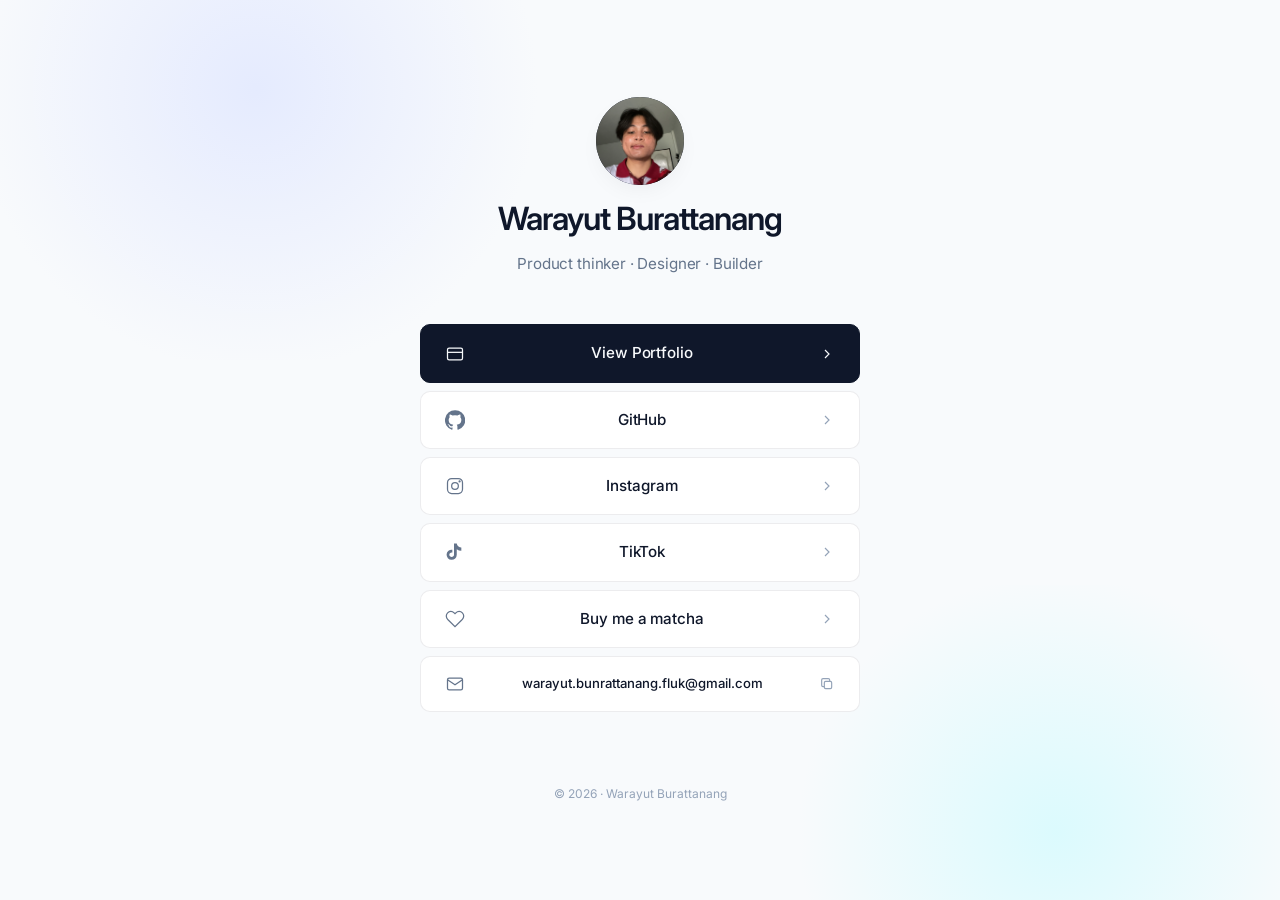
<file: index.html>
<!DOCTYPE html>
<html lang="en">
<head>
    <meta charset="UTF-8" />
    <meta name="viewport" content="width=device-width, initial-scale=1.0" />
    <title>Warayut Burattanang — Links</title>
    <meta name="description" content="Warayut Burattanang — portfolio, writing, and where to find me online." />

    <!-- Open Graph (Facebook, LINE, Discord, etc.) -->
    <meta property="og:title" content="Warayut Burattanang — Links" />
    <meta property="og:description" content="Designer & developer · Year 3 KMUTNB Prachinburi · Portfolio + social links." />
    <meta property="og:type" content="website" />
    <meta property="og:url" content="https://warayutkub.github.io/linkfolio/" />
    <meta property="og:image" content="https://warayutkub.github.io/linkfolio/assets/profile.webp" />
    <meta property="og:image:alt" content="Warayut Burattanang" />
    <meta property="og:site_name" content="Warayut Burattanang" />

    <!-- Twitter / X -->
    <meta name="twitter:card" content="summary_large_image" />
    <meta name="twitter:title" content="Warayut Burattanang — Links" />
    <meta name="twitter:description" content="Designer & developer · Year 3 KMUTNB Prachinburi · Portfolio + social links." />
    <meta name="twitter:image" content="https://warayutkub.github.io/linkfolio/assets/profile.webp" />

    <meta name="theme-color" content="#F8FAFC" />

    <link rel="icon" type="image/svg+xml" href="data:image/svg+xml,%3Csvg xmlns='http://www.w3.org/2000/svg' viewBox='0 0 32 32'%3E%3Crect width='32' height='32' rx='6' fill='%230A0A0A'/%3E%3Ctext x='50%25' y='60%25' text-anchor='middle' font-family='-apple-system,system-ui,sans-serif' font-size='17' font-weight='700' fill='%23FFFFFF'%3EW%3C/text%3E%3C/svg%3E" />

    <link rel="preconnect" href="https://fonts.googleapis.com" />
    <link rel="preconnect" href="https://fonts.gstatic.com" crossorigin />
    <link href="https://fonts.googleapis.com/css2?family=Inter:wght@400;500;600;700&display=swap" rel="stylesheet" />

    <link rel="stylesheet" href="styles/base.css" />
    <link rel="stylesheet" href="styles/linkfolio.css" />
</head>
<body>
    <main class="linkfolio">
        <div class="linkfolio__inner">
            <header class="linkfolio__header">
                <div class="linkfolio__avatar" id="avatar"></div>
                <h1 class="linkfolio__name" id="name"></h1>
                <div class="linkfolio__divider"></div>
                <p class="linkfolio__tagline" id="tagline"></p>
            </header>

            <nav class="linkfolio__links" id="linkList" aria-label="External links">
                <!-- Rendered by scripts/linkfolio.js using data from scripts/data.js -->
            </nav>

            <footer class="linkfolio__footer">
                &copy; <span id="year"></span> &middot; <span id="footerName"></span>
            </footer>
        </div>
    </main>

    <div class="toast" id="toast" role="status" aria-live="polite"></div>

    <dialog class="donate" id="donateDialog" aria-labelledby="donateTitle">
        <button class="donate__close" type="button" data-action="close-donate" aria-label="Close">
            <svg viewBox="0 0 24 24" fill="none" stroke="currentColor" stroke-width="1.75" aria-hidden="true">
                <path d="M6 6l12 12M6 18L18 6" />
            </svg>
        </button>
        <div class="donate__body" id="donateBody">
            <!-- Rendered by scripts/linkfolio.js using donate config in scripts/data.js -->
        </div>
    </dialog>

    <script src="scripts/data.js" defer></script>
    <script src="scripts/linkfolio.js" defer></script>
</body>
</html>
</file>
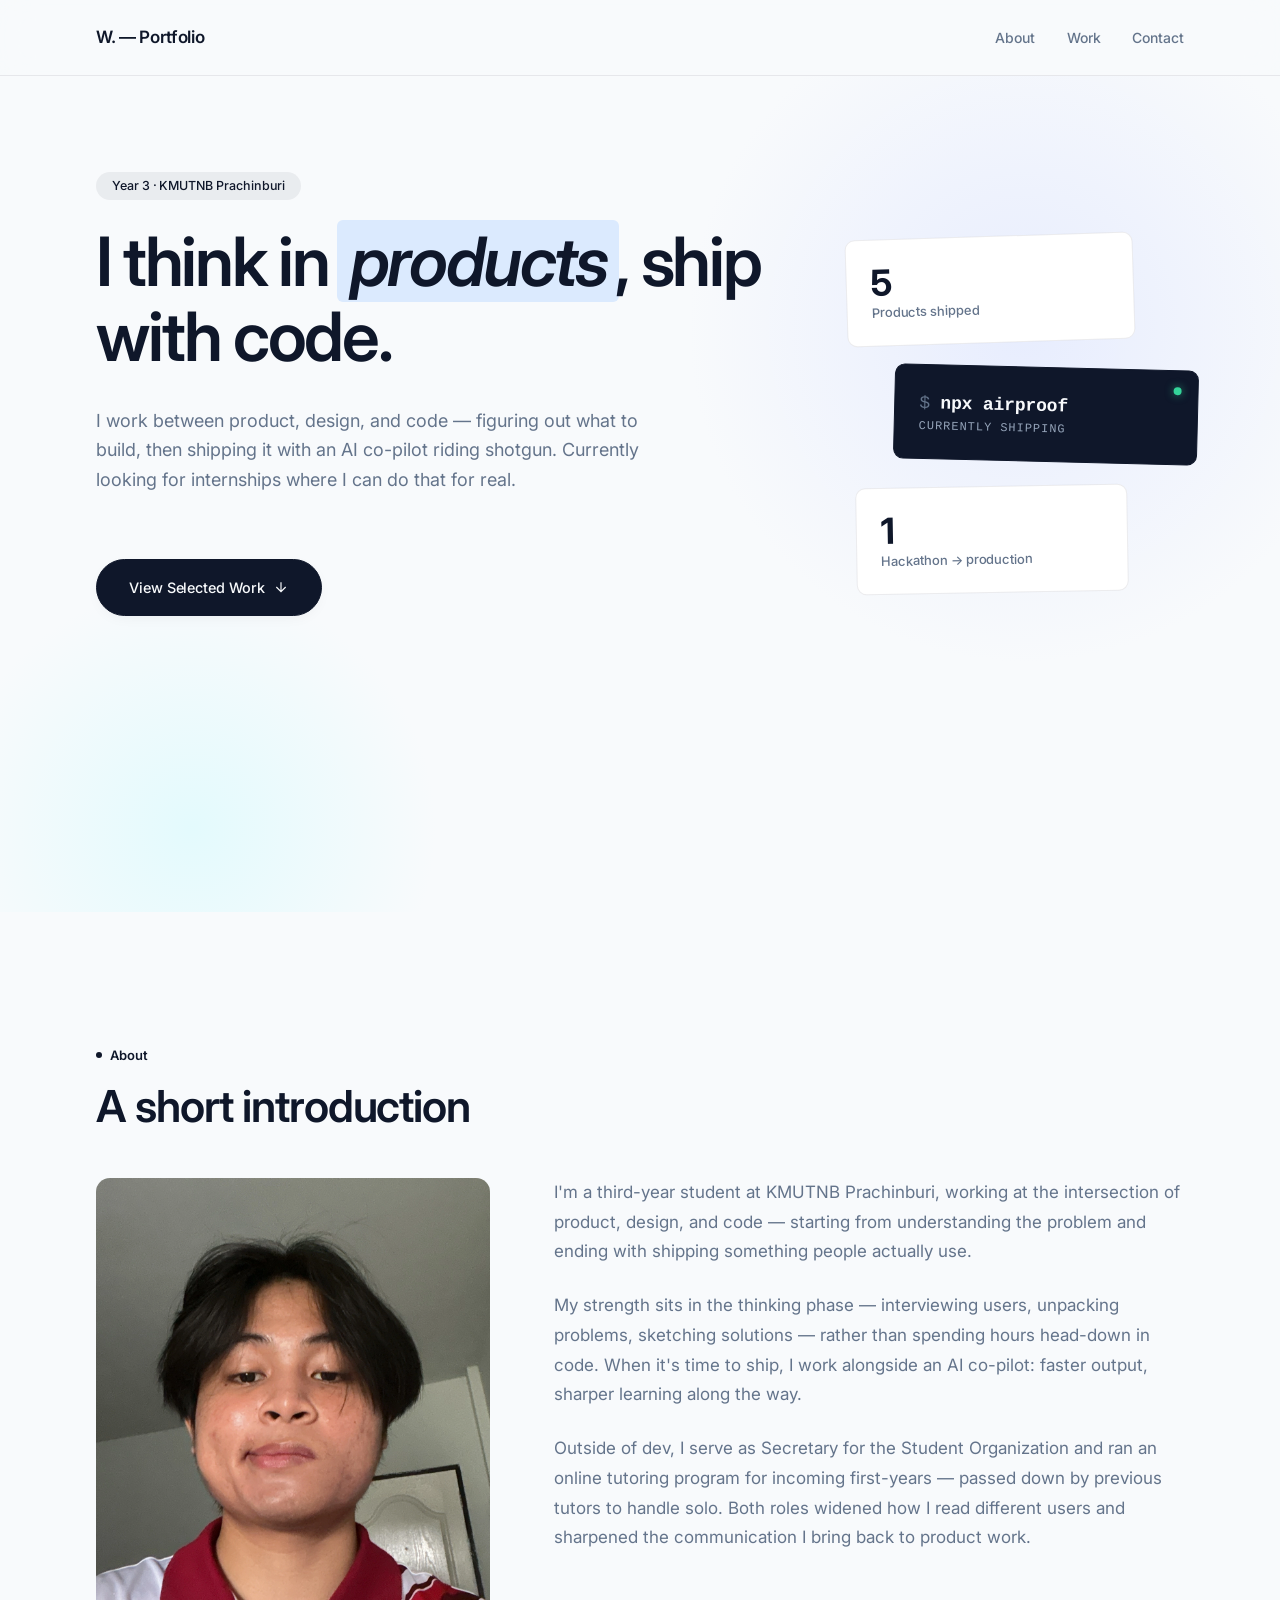
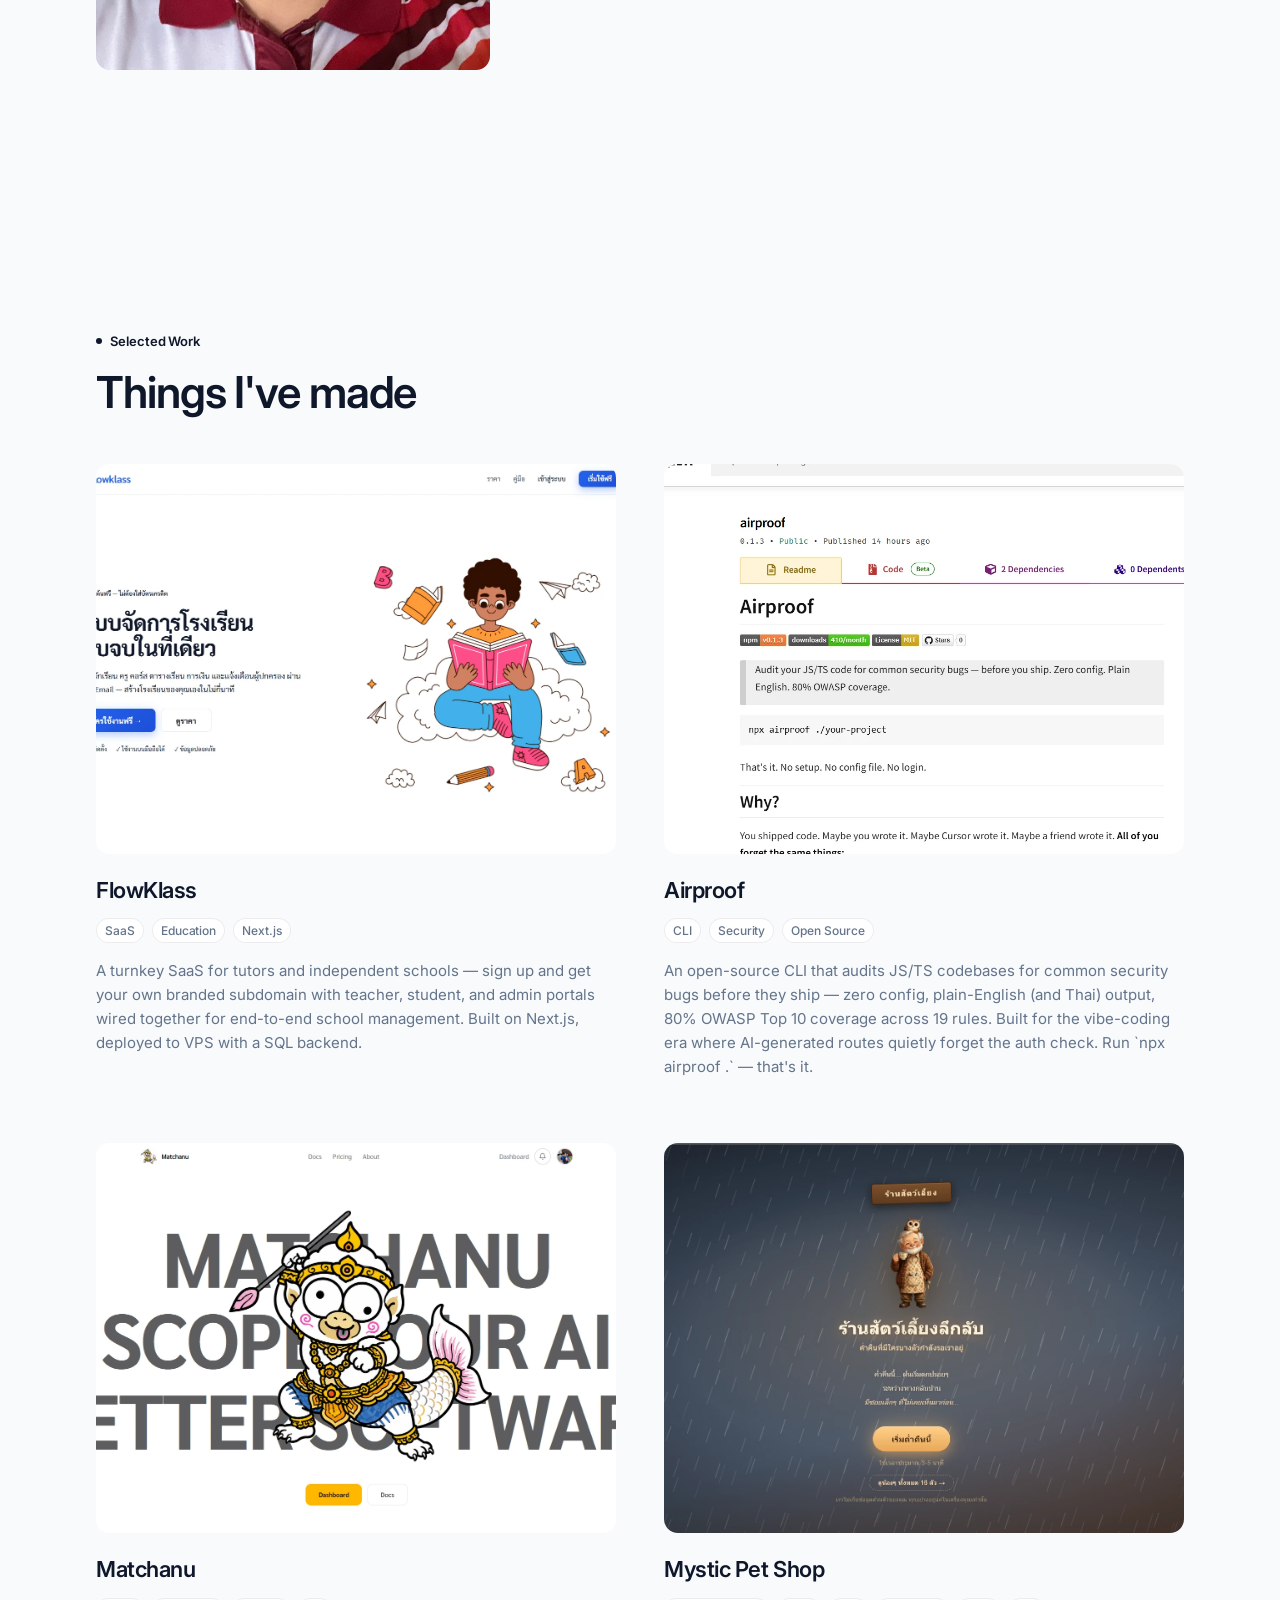
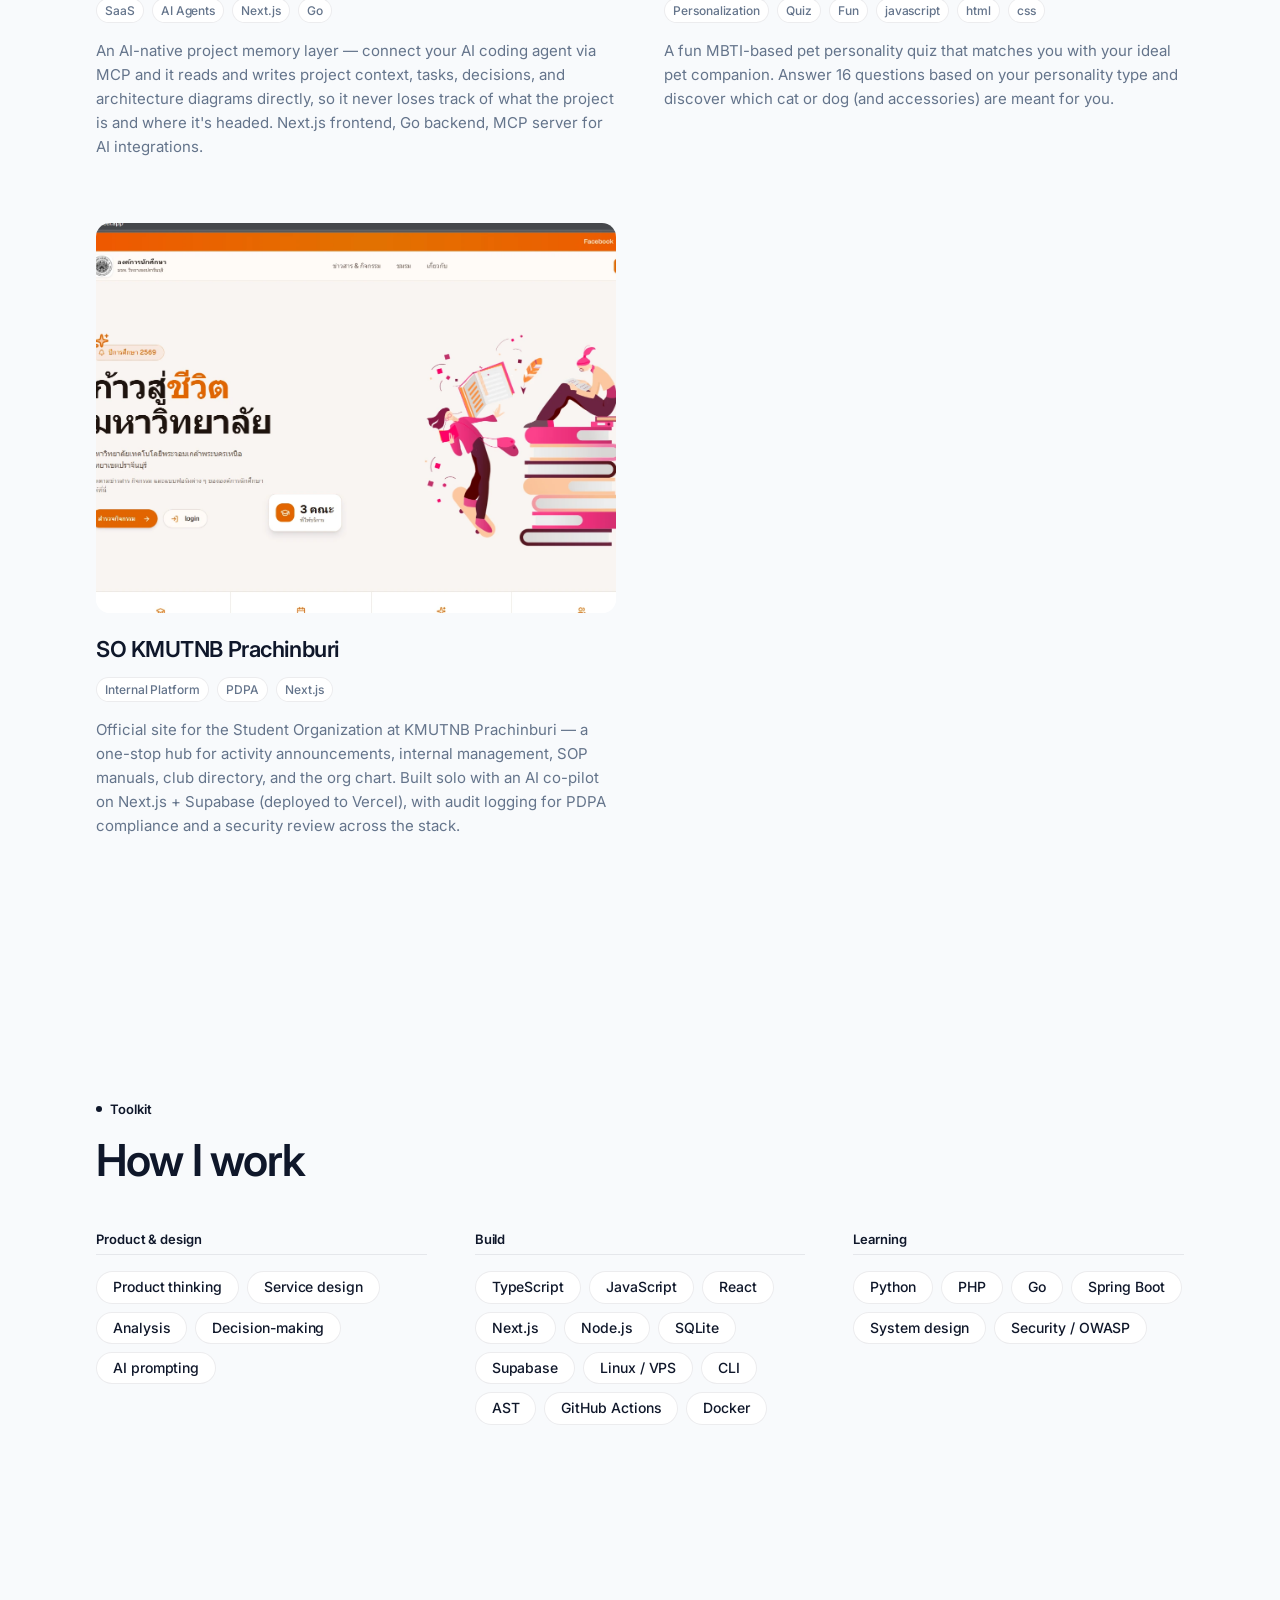
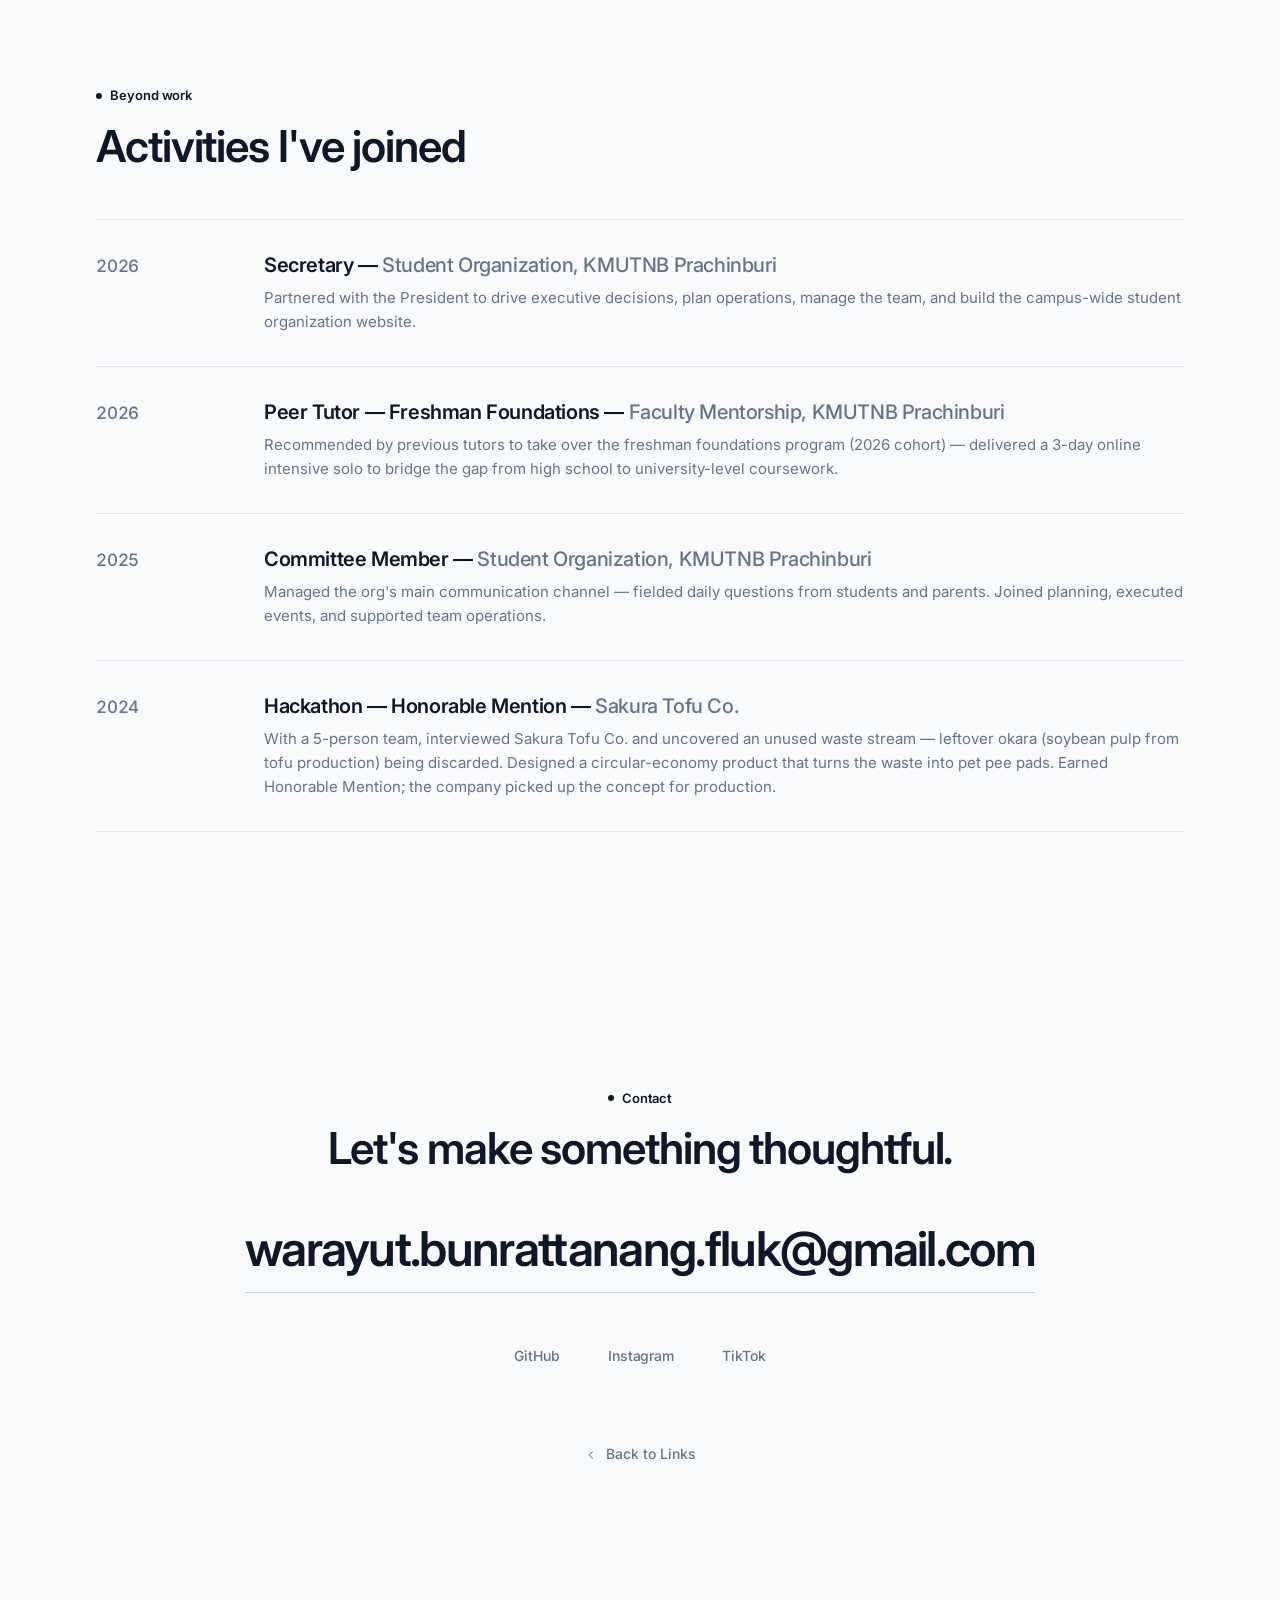
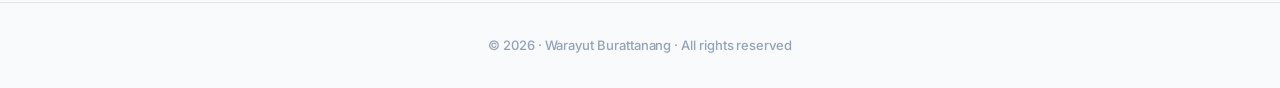
<file: portfolio/index.html>
<!DOCTYPE html>
<html lang="en">
<head>
    <meta charset="UTF-8" />
    <meta name="viewport" content="width=device-width, initial-scale=1.0" />
    <title>Warayut Burattanang — Portfolio</title>
    <meta name="description" content="Warayut Burattanang — selected work, writing, and a few thoughts on craft." />

    <!-- Open Graph (Facebook, LINE, Discord, etc.) -->
    <meta property="og:title" content="Warayut Burattanang — Portfolio" />
    <meta property="og:description" content="I think in products, ship with code · Year 3 KMUTNB Prachinburi · Selected work + activities." />
    <meta property="og:type" content="website" />
    <meta property="og:url" content="https://warayutkub.github.io/linkfolio/portfolio/" />
    <meta property="og:image" content="https://warayutkub.github.io/linkfolio/assets/profile.webp" />
    <meta property="og:image:alt" content="Warayut Burattanang" />
    <meta property="og:site_name" content="Warayut Burattanang" />

    <!-- Twitter / X -->
    <meta name="twitter:card" content="summary_large_image" />
    <meta name="twitter:title" content="Warayut Burattanang — Portfolio" />
    <meta name="twitter:description" content="I think in products, ship with code · Year 3 KMUTNB Prachinburi · Selected work + activities." />
    <meta name="twitter:image" content="https://warayutkub.github.io/linkfolio/assets/profile.webp" />

    <meta name="theme-color" content="#F8FAFC" />

    <link rel="icon" type="image/svg+xml" href="data:image/svg+xml,%3Csvg xmlns='http://www.w3.org/2000/svg' viewBox='0 0 32 32'%3E%3Crect width='32' height='32' rx='6' fill='%230A0A0A'/%3E%3Ctext x='50%25' y='60%25' text-anchor='middle' font-family='-apple-system,system-ui,sans-serif' font-size='17' font-weight='700' fill='%23FFFFFF'%3EW%3C/text%3E%3C/svg%3E" />

    <link rel="preconnect" href="https://fonts.googleapis.com" />
    <link rel="preconnect" href="https://fonts.gstatic.com" crossorigin />
    <link href="https://fonts.googleapis.com/css2?family=Inter:wght@400;500;600;700&display=swap" rel="stylesheet" />

    <link rel="stylesheet" href="../styles/base.css" />
    <link rel="stylesheet" href="../styles/portfolio.css" />
</head>
<body>
    <header class="nav">
        <div class="nav__inner">
            <a class="nav__brand" id="navBrand" href="../">W. — Portfolio</a>
            <ul class="nav__links">
                <li><a href="#about">About</a></li>
                <li><a href="#work">Work</a></li>
                <li><a href="#contact">Contact</a></li>
            </ul>
        </div>
    </header>

    <main>
        <!-- ===== Hero ===== -->
        <section class="hero container section">
            <div class="hero__content">
                <span class="badge" id="heroBadge"></span>
                <h1 class="hero__title" id="heroTitle"></h1>
                <p class="hero__bio" id="heroBio"></p>
                <a class="hero__cta" id="heroCta" href="#work">
                    <span class="hero__cta-label">View Selected Work</span>
                    <svg viewBox="0 0 24 24" fill="none" stroke="currentColor" stroke-width="1.75" aria-hidden="true">
                        <path d="M12 5v14M5 12l7 7 7-7" />
                    </svg>
                </a>
            </div>
            <aside class="hero__stats" id="heroStats" aria-label="Quick stats">
                <!-- Rendered by scripts/portfolio.js using portfolio.hero.stats -->
            </aside>
        </section>

        <!-- ===== About ===== -->
        <section class="container section" id="about">
            <header class="section-head">
                <p class="section__eyebrow" id="aboutEyebrow"></p>
                <h2 class="section__title" id="aboutTitle"></h2>
            </header>
            <div class="about">
                <div class="about__portrait-wrap">
                    <div class="about__portrait">
                        <img src="../assets/profile.webp" alt="Warayut Burattanang" />
                    </div>
                </div>
                <div class="about__body" id="aboutBody"></div>
            </div>
        </section>

        <!-- ===== Selected Work ===== -->
        <section class="container section" id="work">
            <header class="section-head">
                <p class="section__eyebrow" id="workEyebrow"></p>
                <h2 class="section__title" id="workTitle"></h2>
            </header>
            <div class="work__grid" id="workGrid">
                <!-- Rendered by scripts/portfolio.js -->
            </div>
        </section>

        <!-- ===== Skills ===== -->
        <section class="container section" id="skills">
            <header class="section-head">
                <p class="section__eyebrow" id="skillsEyebrow"></p>
                <h2 class="section__title" id="skillsTitle"></h2>
            </header>
            <div class="skills__grid" id="skillsGrid">
                <!-- Rendered by scripts/portfolio.js -->
            </div>
        </section>

        <!-- ===== Activities ===== -->
        <section class="container section" id="activities">
            <header class="section-head">
                <p class="section__eyebrow" id="activitiesEyebrow"></p>
                <h2 class="section__title" id="activitiesTitle"></h2>
            </header>
            <ol class="activities" id="activitiesList">
                <!-- Rendered by scripts/portfolio.js -->
            </ol>
        </section>

        <!-- ===== Contact ===== -->
        <section class="container section contact" id="contact">
            <header class="section-head section-head--center">
                <p class="section__eyebrow" id="contactEyebrow"></p>
                <h2 class="section__title" id="contactTitle"></h2>
            </header>
            <a class="contact__email" id="contactEmail" href="#"></a>
            <div class="contact__socials" id="contactSocials"></div>
            <a class="contact__back" href="../">
                <svg width="14" height="14" viewBox="0 0 24 24" fill="none" stroke="currentColor" stroke-width="1.75" aria-hidden="true">
                    <path d="M15 18l-6-6 6-6" />
                </svg>
                <span id="contactBackLabel">Back to Links</span>
            </a>
        </section>
    </main>

    <footer class="footer">
        &copy; <span id="year"></span> &middot; <span id="footerName"></span> &middot; All rights reserved
    </footer>

    <script src="../scripts/data.js" defer></script>
    <script src="../scripts/portfolio.js" defer></script>
</body>
</html>
</file>
<file: styles/base.css>
:root {
    --bg: #F8FAFC;
    --surface: #FFFFFF;
    --surface-hover: #F1F5F9;
    --text: #0F172A;
    --text-muted: #64748B;
    --text-soft: #94A3B8;

    --accent: #0F172A;
    --accent-hover: #1E293B;
    --accent-soft: rgba(15, 23, 42, 0.08);
    --accent-tint: #E0E7FF;

    --tint-sky: #DBEAFE;
    --tint-mint: #D1FAE5;
    --tint-lavender: #E9D5FF;
    --tint-cyan: #CFFAFE;
    --tint-slate: #E2E8F0;

    --border: rgba(15, 23, 42, 0.08);
    --border-strong: rgba(15, 23, 42, 0.18);

    --font-sans: "Inter", -apple-system, BlinkMacSystemFont, "Segoe UI", Helvetica, Arial, sans-serif;
    --font-display: "Inter", -apple-system, BlinkMacSystemFont, "Segoe UI", Helvetica, Arial, sans-serif;

    --space-1: 4px;
    --space-2: 8px;
    --space-3: 16px;
    --space-4: 24px;
    --space-5: 32px;
    --space-6: 48px;
    --space-7: 64px;
    --space-8: 96px;
    --space-9: 128px;

    --ease: cubic-bezier(0.4, 0, 0.2, 1);
    --duration: 220ms;

    --radius-sm: 6px;
    --radius-md: 10px;
    --radius-lg: 14px;
}

*,
*::before,
*::after {
    box-sizing: border-box;
    margin: 0;
    padding: 0;
}

html {
    scroll-behavior: smooth;
    -webkit-font-smoothing: antialiased;
    -moz-osx-font-smoothing: grayscale;
    text-rendering: optimizeLegibility;
    -webkit-text-size-adjust: 100%;
    text-size-adjust: 100%;
    overflow-x: clip;
}

body {
    background: var(--bg);
    color: var(--text);
    font-family: var(--font-sans);
    font-size: 16px;
    line-height: 1.6;
    font-weight: 400;
    min-height: 100vh;
    min-height: 100svh;
    overflow-x: clip;
    width: 100%;
}

h1, h2, h3, h4 {
    font-family: var(--font-display);
    font-weight: 600;
    line-height: 1.1;
    letter-spacing: -0.02em;
    color: var(--text);
}

h1 { font-size: clamp(2.25rem, 4vw + 1rem, 4.25rem); letter-spacing: -0.03em; }
h2 { font-size: clamp(1.625rem, 2vw + 1rem, 2.5rem); letter-spacing: -0.025em; }
h3 { font-size: clamp(1.125rem, 1vw + 0.75rem, 1.375rem); }

p {
    color: var(--text-muted);
}

a {
    color: inherit;
    text-decoration: none;
    transition: color var(--duration) var(--ease);
    -webkit-tap-highlight-color: transparent;
}

img,
picture,
svg,
video {
    max-width: 100%;
    display: block;
    height: auto;
}

button {
    font: inherit;
    color: inherit;
    background: none;
    border: none;
    cursor: pointer;
    -webkit-tap-highlight-color: transparent;
}

::selection {
    background: var(--text);
    color: var(--bg);
}

@media (prefers-reduced-motion: reduce) {
    *,
    *::before,
    *::after {
        animation-duration: 0.01ms !important;
        animation-iteration-count: 1 !important;
        transition-duration: 0.01ms !important;
        scroll-behavior: auto !important;
    }
}
</file>
<file: styles/linkfolio.css>
.linkfolio {
    min-height: 100vh;
    min-height: 100svh;
    display: flex;
    align-items: center;
    justify-content: center;
    padding: var(--space-6) var(--space-5);
    position: relative;
    isolation: isolate;
    overflow: hidden;
}

.linkfolio::before {
    content: "";
    position: absolute;
    top: -20%;
    left: -10%;
    width: 60%;
    height: 60%;
    background: radial-gradient(circle, var(--accent-tint) 0%, transparent 60%);
    pointer-events: none;
    z-index: -1;
    opacity: 0.8;
}

.linkfolio::after {
    content: "";
    position: absolute;
    bottom: -20%;
    right: -10%;
    width: 55%;
    height: 55%;
    background: radial-gradient(circle, var(--tint-cyan) 0%, transparent 60%);
    pointer-events: none;
    z-index: -1;
    opacity: 0.7;
}

@media (min-width: 480px) {
    .linkfolio {
        padding: var(--space-7) var(--space-6);
    }
}

@media (min-width: 768px) {
    .linkfolio {
        padding: var(--space-8) var(--space-7);
    }
}

.linkfolio__inner {
    width: 100%;
    max-width: 440px;
    display: flex;
    flex-direction: column;
    align-items: center;
    gap: var(--space-5);
}

@media (min-width: 480px) {
    .linkfolio__inner {
        gap: var(--space-6);
    }
}

.linkfolio__header {
    display: flex;
    flex-direction: column;
    align-items: center;
    gap: var(--space-3);
    text-align: center;
    animation: fade-up 600ms var(--ease) both;
}

.linkfolio__avatar {
    width: clamp(72px, 22vw, 88px);
    height: clamp(72px, 22vw, 88px);
    border-radius: 50%;
    background: var(--accent);
    display: flex;
    align-items: center;
    justify-content: center;
    font-family: var(--font-display);
    font-size: clamp(1.5rem, 4.5vw, 1.75rem);
    color: var(--bg);
    font-weight: 700;
    letter-spacing: -0.02em;
    overflow: hidden;
    box-shadow: 0 8px 24px -8px var(--accent-soft);
}

.linkfolio__avatar img {
    width: 100%;
    height: 100%;
    object-fit: cover;
}

.linkfolio__name {
    font-family: var(--font-display);
    font-size: clamp(1.5rem, 3vw + 1rem, 2rem);
    font-weight: 600;
    letter-spacing: -0.03em;
    color: var(--text);
}

.linkfolio__divider {
    display: none;
}

.linkfolio__tagline {
    font-size: clamp(0.85rem, 2.4vw, 0.95rem);
    color: var(--text-muted);
    letter-spacing: -0.01em;
    text-align: center;
    padding: 0 var(--space-2);
    font-weight: 400;
    text-transform: none;
}

.linkfolio__links {
    width: 100%;
    display: flex;
    flex-direction: column;
    gap: var(--space-2);
}

.link-btn {
    display: grid;
    grid-template-columns: 18px 1fr 14px;
    align-items: center;
    gap: var(--space-2);
    width: 100%;
    min-height: 52px;
    padding: var(--space-3);
    background: var(--surface);
    border: 1px solid var(--border);
    border-radius: var(--radius-md);
    color: var(--text);
    font-size: clamp(0.875rem, 2.6vw, 0.95rem);
    font-weight: 500;
    letter-spacing: -0.005em;
    transition:
        background var(--duration) var(--ease),
        border-color var(--duration) var(--ease),
        transform var(--duration) var(--ease),
        box-shadow var(--duration) var(--ease);
    animation: fade-up 600ms var(--ease) both;
    text-align: left;
    cursor: pointer;
}

@media (min-width: 480px) {
    .link-btn {
        grid-template-columns: 20px 1fr 16px;
        gap: var(--space-3);
        padding: var(--space-3) var(--space-4);
        min-height: 56px;
    }
}

.link-btn:nth-child(1) { animation-delay: 60ms; }
.link-btn:nth-child(2) { animation-delay: 120ms; }
.link-btn:nth-child(3) { animation-delay: 180ms; }
.link-btn:nth-child(4) { animation-delay: 240ms; }
.link-btn:nth-child(5) { animation-delay: 300ms; }
.link-btn:nth-child(6) { animation-delay: 360ms; }
.link-btn:nth-child(7) { animation-delay: 420ms; }

@media (hover: hover) {
    .link-btn:hover {
        background: var(--surface);
        border-color: var(--accent);
        transform: translateY(-2px);
        box-shadow: 0 8px 24px -12px var(--accent-soft);
    }

    .link-btn:hover .link-btn__chevron {
        transform: translateX(3px);
        color: var(--accent);
    }

    .link-btn:hover .link-btn__icon {
        color: var(--accent);
    }
}

.link-btn:focus-visible {
    background: var(--surface);
    border-color: var(--accent);
    outline: none;
    box-shadow: 0 0 0 3px var(--accent-soft);
}

.link-btn:active {
    transform: scale(0.985);
}

.link-btn--primary {
    background: var(--accent);
    color: var(--bg);
    border-color: var(--accent);
}

@media (hover: hover) {
    .link-btn--primary:hover {
        background: var(--accent-hover);
        border-color: var(--accent-hover);
        color: var(--bg);
        box-shadow: 0 8px 24px -10px rgba(15, 23, 42, 0.3);
    }
}

.link-btn--primary:focus-visible {
    background: var(--accent-hover);
    border-color: var(--accent-hover);
    color: var(--bg);
}

.link-btn--primary .link-btn__icon,
.link-btn--primary .link-btn__chevron {
    color: var(--bg);
}

.link-btn__icon {
    width: 18px;
    height: 18px;
    color: var(--text-muted);
    transition: color var(--duration) var(--ease);
}

@media (min-width: 480px) {
    .link-btn__icon {
        width: 20px;
        height: 20px;
    }
}

.link-btn__label {
    text-align: center;
    min-width: 0;
    overflow-wrap: anywhere;
}

.link-btn--email .link-btn__label {
    font-size: clamp(0.72rem, 2.2vw, 0.82rem);
    letter-spacing: 0;
    line-height: 1.3;
    word-break: break-all;
}

.link-btn__chevron {
    width: 14px;
    height: 14px;
    color: var(--text-soft);
    transition: transform var(--duration) var(--ease), color var(--duration) var(--ease);
}

@media (min-width: 480px) {
    .link-btn__chevron {
        width: 16px;
        height: 16px;
    }
}

.linkfolio__footer {
    margin-top: var(--space-4);
    font-size: 0.75rem;
    color: var(--text-soft);
    text-align: center;
    animation: fade-up 600ms var(--ease) 500ms both;
}

.toast {
    position: fixed;
    bottom: max(var(--space-4), env(safe-area-inset-bottom, 0px));
    left: 50%;
    transform: translateX(-50%) translateY(20px);
    background: var(--text);
    color: var(--bg);
    padding: var(--space-2) var(--space-4);
    border-radius: 999px;
    font-size: clamp(0.75rem, 2.2vw, 0.825rem);
    font-weight: 500;
    letter-spacing: -0.005em;
    opacity: 0;
    transition: opacity var(--duration) var(--ease), transform var(--duration) var(--ease);
    pointer-events: none;
    z-index: 100;
    max-width: calc(100vw - var(--space-5));
    text-align: center;
}

.toast.is-visible {
    opacity: 1;
    transform: translateX(-50%) translateY(0);
}

@keyframes fade-up {
    from {
        opacity: 0;
        transform: translateY(8px);
    }
    to {
        opacity: 1;
        transform: translateY(0);
    }
}

.donate {
    border: none;
    padding: 0;
    background: transparent;
    color: inherit;
    max-width: none;
    max-height: none;
    overflow: visible;
}

.donate[open] {
    background: var(--surface);
    border-radius: var(--radius-lg);
    padding: var(--space-6) var(--space-5) var(--space-5);
    width: min(92vw, 360px);
    box-shadow: 0 24px 60px -20px rgba(15, 23, 42, 0.35),
                0 8px 24px -12px rgba(15, 23, 42, 0.2);
    animation: dialog-pop 280ms var(--ease);
    position: relative;
    margin: auto;
}

.donate::backdrop {
    background: rgba(15, 23, 42, 0.45);
    backdrop-filter: blur(6px);
    -webkit-backdrop-filter: blur(6px);
    animation: backdrop-fade 220ms var(--ease);
}

.donate__close {
    position: absolute;
    top: var(--space-3);
    right: var(--space-3);
    width: 32px;
    height: 32px;
    border-radius: 50%;
    display: inline-flex;
    align-items: center;
    justify-content: center;
    color: var(--text-muted);
    background: transparent;
    transition: background var(--duration) var(--ease), color var(--duration) var(--ease);
}

.donate__close svg {
    width: 16px;
    height: 16px;
}

@media (hover: hover) {
    .donate__close:hover {
        background: var(--surface-hover);
        color: var(--text);
    }
}

.donate__body {
    text-align: center;
}

.donate__title {
    font-family: var(--font-display);
    font-size: 1.125rem;
    font-weight: 600;
    letter-spacing: -0.02em;
    color: var(--text);
    margin-bottom: var(--space-4);
}

.donate__qr {
    width: 100%;
    aspect-ratio: 1;
    background: var(--bg);
    border: 1px solid var(--border);
    border-radius: var(--radius-md);
    overflow: hidden;
    margin-bottom: var(--space-4);
    display: flex;
    align-items: center;
    justify-content: center;
}

.donate__qr img {
    width: 100%;
    height: 100%;
    object-fit: contain;
    padding: var(--space-3);
    display: block;
}

.donate__qr-placeholder {
    color: var(--text-soft);
    font-size: 0.875rem;
    font-weight: 500;
}

.donate__note {
    font-size: 0.875rem;
    color: var(--text-muted);
    margin-bottom: var(--space-2);
    line-height: 1.5;
}

.donate__handle {
    font-size: 0.825rem;
    color: var(--text);
    font-weight: 500;
    letter-spacing: -0.005em;
    background: var(--surface-hover);
    border-radius: 999px;
    padding: var(--space-1) var(--space-3);
    display: inline-block;
    margin-top: var(--space-1);
}

@keyframes dialog-pop {
    from {
        opacity: 0;
        transform: scale(0.95) translateY(8px);
    }
    to {
        opacity: 1;
        transform: scale(1) translateY(0);
    }
}

@keyframes backdrop-fade {
    from { opacity: 0; }
    to { opacity: 1; }
}
</file>
<file: styles/portfolio.css>
/* ============================================================
   Portfolio — Clean vertical sections + horizontal-scroll work
   ============================================================ */

/* ---------- Container ----------
   Wide max-width so content breathes on large screens, padding caps at
   --space-8 from tablet up — beyond that, max-width handles centering.
*/
.container {
    width: 100%;
    max-width: 1400px;
    margin: 0 auto;
    padding: 0 var(--space-6);
}

@media (min-width: 480px) { .container { padding: 0 var(--space-7); } }
@media (min-width: 768px) { .container { padding: 0 var(--space-8); } }

/* ---------- Nav ---------- */
.nav {
    position: sticky;
    top: 0;
    z-index: 50;
    background: rgba(248, 250, 252, 0.8);
    backdrop-filter: blur(16px) saturate(180%);
    -webkit-backdrop-filter: blur(16px) saturate(180%);
    border-bottom: 1px solid var(--border);
}

.nav__inner {
    display: flex;
    align-items: center;
    justify-content: space-between;
    padding: var(--space-3) var(--space-6);
    max-width: 1400px;
    margin: 0 auto;
    gap: var(--space-3);
}

@media (min-width: 480px) { .nav__inner { padding: var(--space-3) var(--space-7); } }
@media (min-width: 768px) { .nav__inner { padding: var(--space-4) var(--space-8); } }

.nav__brand {
    font-family: var(--font-display);
    font-size: clamp(0.95rem, 3vw, 1.0625rem);
    font-weight: 600;
    letter-spacing: -0.02em;
    color: var(--text);
    transition: color var(--duration) var(--ease);
    white-space: nowrap;
}

.nav__brand:hover { color: var(--accent); }

.nav__links {
    display: flex;
    gap: var(--space-3);
    list-style: none;
}

.nav__links a {
    font-size: clamp(0.78rem, 2.4vw, 0.875rem);
    color: var(--text-muted);
    letter-spacing: -0.005em;
    font-weight: 500;
    position: relative;
    padding: var(--space-1) 0;
    white-space: nowrap;
}

@media (min-width: 640px) { .nav__links { gap: var(--space-5); } }

.nav__links a::after {
    content: "";
    position: absolute;
    left: 0;
    bottom: -2px;
    width: 0;
    height: 1.5px;
    background: var(--accent);
    transition: width var(--duration) var(--ease);
}

@media (hover: hover) {
    .nav__links a:hover { color: var(--text); }
    .nav__links a:hover::after { width: 100%; }
}

/* ---------- Section base ----------
   IMPORTANT: use padding-top/padding-bottom (longhand) so we don't
   reset horizontal padding inherited from .container.
*/
.section {
    padding-top: var(--space-7);
    padding-bottom: var(--space-7);
    opacity: 0;
    transform: translateY(20px);
    transition: opacity 700ms var(--ease), transform 700ms var(--ease);
}

@media (min-width: 768px) {
    .section {
        padding-top: var(--space-8);
        padding-bottom: var(--space-8);
    }
}

@media (min-width: 1024px) {
    .section {
        padding-top: var(--space-9);
        padding-bottom: var(--space-9);
    }
}

.section.is-visible {
    opacity: 1;
    transform: translateY(0);
}

.section-head {
    margin-bottom: var(--space-5);
}

.section-head--center {
    text-align: center;
    display: flex;
    flex-direction: column;
    align-items: center;
}

@media (min-width: 768px) {
    .section-head { margin-bottom: var(--space-6); }
}

.section__eyebrow {
    display: inline-flex;
    align-items: center;
    gap: var(--space-2);
    font-size: clamp(0.75rem, 2vw, 0.8125rem);
    color: var(--accent);
    letter-spacing: -0.005em;
    font-weight: 600;
    margin-bottom: var(--space-3);
}

.section__eyebrow::before {
    content: "";
    width: 6px;
    height: 6px;
    border-radius: 50%;
    background: var(--accent);
    display: inline-block;
}

.section__title {
    font-family: var(--font-display);
    font-size: clamp(1.625rem, 3.5vw + 0.5rem, 2.75rem);
    font-weight: 600;
    line-height: 1.1;
    letter-spacing: -0.025em;
    color: var(--text);
}

/* ============================================================
   HERO
   ============================================================ */

.hero {
    min-height: calc(100svh - 64px);
    display: flex;
    flex-direction: column;
    justify-content: center;
    gap: var(--space-6);
    padding: var(--space-7) var(--space-6) var(--space-8);
    position: relative;
    isolation: isolate;
    overflow: hidden;
    max-width: 1400px;
    margin: 0 auto;
    width: 100%;
}

@media (min-width: 480px) { .hero { padding-left: var(--space-7); padding-right: var(--space-7); } }
@media (min-width: 768px) { .hero { padding-left: var(--space-8); padding-right: var(--space-8); } }

@media (min-width: 900px) {
    .hero {
        flex-direction: row;
        align-items: flex-start;
        gap: var(--space-7);
        padding-top: var(--space-8);
    }
}

.hero::before {
    content: "";
    position: absolute;
    top: -10%;
    right: -15%;
    width: 70%;
    height: 80%;
    background: radial-gradient(circle, var(--accent-tint) 0%, transparent 60%);
    pointer-events: none;
    z-index: -1;
    opacity: 0.7;
}

.hero::after {
    content: "";
    position: absolute;
    bottom: -20%;
    left: -10%;
    width: 50%;
    height: 60%;
    background: radial-gradient(circle, var(--tint-cyan) 0%, transparent 60%);
    pointer-events: none;
    z-index: -1;
    opacity: 0.5;
}

.hero__content {
    max-width: 980px;
}

.hero__stats {
    display: grid;
    grid-template-columns: 1fr;
    gap: var(--space-3);
    list-style: none;
    max-width: 720px;
    margin-top: var(--space-3);
}

@media (min-width: 560px) {
    .hero__stats {
        grid-template-columns: repeat(3, 1fr);
    }
}

/* Desktop: vertical stack on right, each card "floats on its own"
   with rotation + horizontal offset for scattered look */
@media (min-width: 900px) {
    .hero__content {
        flex: 1 1 auto;
        min-width: 0;
    }

    .hero__stats {
        flex: 0 0 auto;
        display: flex;
        flex-direction: column;
        width: clamp(280px, 26vw, 320px);
        max-width: none;
        gap: var(--space-4);
        margin-top: var(--space-7);
    }

    .hero__stat:nth-child(1) {
        --stat-transform: translateX(-18px) rotate(-1.8deg);
        align-self: flex-start;
        width: 90%;
    }

    .hero__stat:nth-child(2) {
        --stat-transform: translateX(14px) rotate(1.4deg);
        align-self: flex-end;
        width: 95%;
    }

    .hero__stat:nth-child(3) {
        --stat-transform: translateX(-8px) rotate(-1deg);
        align-self: flex-start;
        width: 85%;
    }
}

.hero__stat {
    padding: var(--space-4);
    background: var(--surface);
    border: 1px solid var(--border);
    border-radius: var(--radius-md);
    display: flex;
    flex-direction: column;
    gap: var(--space-1);
    transform: var(--stat-transform, none);
    transition: transform var(--duration) var(--ease),
                border-color var(--duration) var(--ease),
                box-shadow var(--duration) var(--ease);
}

@media (hover: hover) {
    .hero__stat:hover {
        --stat-transform: translateY(-4px) scale(1.02);
        border-color: var(--border-strong);
        box-shadow: 0 12px 32px -8px rgba(15, 23, 42, 0.15);
        z-index: 5;
    }
}

.hero__stat-value {
    font-family: var(--font-display);
    font-size: clamp(1.5rem, 3vw + 0.5rem, 2.25rem);
    font-weight: 700;
    letter-spacing: -0.03em;
    color: var(--text);
    line-height: 1;
}

.hero__stat--code {
    background: #0F172A;
    border-color: #0F172A;
    position: relative;
}

.hero__stat--code::before {
    content: "";
    position: absolute;
    top: var(--space-3);
    right: var(--space-3);
    width: 8px;
    height: 8px;
    border-radius: 50%;
    background: #34D399;
    box-shadow: 0 0 8px rgba(52, 211, 153, 0.6);
    animation: pulse-live 2s ease-in-out infinite;
}

.hero__stat--code .hero__stat-code {
    font-family: ui-monospace, "SF Mono", "Cascadia Code", "Roboto Mono", Menlo, Consolas, monospace;
    font-size: clamp(0.875rem, 1.6vw + 0.4rem, 1.125rem);
    font-weight: 600;
    color: #F8FAFC;
    letter-spacing: -0.01em;
    line-height: 1.2;
    word-break: break-all;
    margin-top: var(--space-1);
}

.hero__stat--code .hero__stat-code::before {
    content: "$ ";
    color: #64748B;
    font-weight: 400;
}

.hero__stat--code .hero__stat-label {
    color: #94A3B8;
    font-family: ui-monospace, "SF Mono", "Cascadia Code", "Roboto Mono", Menlo, monospace;
    font-size: clamp(0.65rem, 1.2vw, 0.75rem);
    text-transform: uppercase;
    letter-spacing: 0.08em;
}

@media (hover: hover) {
    .hero__stat--code:hover {
        background: #1E293B;
        border-color: #1E293B;
        --stat-transform: translateY(-4px) scale(1.02);
    }
}

@keyframes pulse-live {
    0%, 100% { opacity: 1; transform: scale(1); }
    50% { opacity: 0.6; transform: scale(0.85); }
}

.hero__stat-label {
    font-size: clamp(0.7rem, 1.6vw, 0.8125rem);
    color: var(--text-muted);
    font-weight: 500;
    letter-spacing: -0.005em;
    line-height: 1.3;
}

.badge {
    display: inline-flex;
    align-items: center;
    padding: var(--space-1) var(--space-3);
    background: rgba(15, 23, 42, 0.06);
    border-radius: 999px;
    font-size: clamp(0.7rem, 2vw, 0.78rem);
    color: var(--text);
    font-weight: 500;
    letter-spacing: -0.005em;
    margin-bottom: var(--space-4);
}

.hero__title {
    font-family: var(--font-display);
    font-size: clamp(2rem, 5.5vw + 0.5rem, 4.25rem);
    font-weight: 600;
    line-height: 1.1;
    letter-spacing: -0.035em;
    margin-bottom: var(--space-5);
    color: var(--text);
}

.hero__title em {
    font-style: italic;
    color: var(--text);
    font-weight: 600;
    background: var(--tint-sky);
    padding: 0 0.18em;
    margin: 0 -0.05em;
    border-radius: 6px;
    box-decoration-break: clone;
    -webkit-box-decoration-break: clone;
}

.hero__bio {
    font-size: clamp(1rem, 1vw + 0.75rem, 1.125rem);
    color: var(--text-muted);
    max-width: 560px;
    margin-bottom: var(--space-6);
    line-height: 1.65;
}

@media (min-width: 768px) {
    .hero__bio { margin-bottom: var(--space-7); }
}

.hero__cta {
    display: inline-flex;
    align-items: center;
    gap: var(--space-2);
    padding: var(--space-3) var(--space-5);
    background: var(--text);
    border: 1px solid var(--text);
    border-radius: 999px;
    font-size: clamp(0.825rem, 2.4vw, 0.9rem);
    color: var(--bg);
    letter-spacing: -0.005em;
    font-weight: 500;
    transition:
        background var(--duration) var(--ease),
        transform var(--duration) var(--ease),
        box-shadow var(--duration) var(--ease);
    min-height: 44px;
    box-shadow: 0 4px 16px -6px var(--accent-soft);
}

@media (hover: hover) {
    .hero__cta:hover {
        background: var(--accent-hover);
        transform: translateY(-2px);
        box-shadow: 0 8px 24px -8px rgba(15, 23, 42, 0.3);
    }

    .hero__cta:hover svg {
        transform: translateY(2px);
    }
}

.hero__cta:active { transform: scale(0.98); }

.hero__cta svg {
    width: 16px;
    height: 16px;
    transition: transform var(--duration) var(--ease);
}

/* ============================================================
   ABOUT — clean two-column
   ============================================================ */

.about {
    display: grid;
    grid-template-columns: 1fr;
    gap: var(--space-5);
    align-items: start;
}

@media (min-width: 768px) {
    .about {
        grid-template-columns: 1fr 1.6fr;
        gap: var(--space-7);
    }
}

.about__portrait-wrap {
    max-width: 320px;
    width: 100%;
    margin: 0 auto;
}

@media (min-width: 768px) {
    .about__portrait-wrap {
        max-width: none;
        margin: 0;
        position: sticky;
        top: 96px;
    }
}

.about__portrait {
    aspect-ratio: 4 / 5;
    background: var(--tint-sky);
    border-radius: var(--radius-lg);
    overflow: hidden;
}

.about__portrait img {
    width: 100%;
    height: 100%;
    object-fit: cover;
    object-position: center;
    display: block;
}

.about__body p {
    margin-bottom: var(--space-4);
    color: var(--text-muted);
    font-size: clamp(0.95rem, 1vw + 0.75rem, 1.0625rem);
    line-height: 1.75;
}

.about__body p:last-child { margin-bottom: 0; }

/* ============================================================
   WORK — vertical grid
   ============================================================ */

.work__grid {
    display: grid;
    grid-template-columns: 1fr;
    gap: var(--space-6);
}

@media (min-width: 640px) {
    .work__grid {
        grid-template-columns: 1fr 1fr;
        gap: var(--space-6) var(--space-5);
    }
}

@media (min-width: 1024px) {
    .work__grid {
        gap: var(--space-7) var(--space-6);
    }
}

.project {
    display: block;
    cursor: pointer;
    color: var(--text);
}

.project__cover {
    aspect-ratio: 16 / 11;
    background: var(--surface);
    border-radius: var(--radius-lg);
    overflow: hidden;
    margin-bottom: var(--space-4);
    position: relative;
}

@media (min-width: 768px) {
    .project__cover { aspect-ratio: 4 / 3; }
}

.project:nth-child(4n + 1) .project__cover-inner { background: var(--tint-sky); }
.project:nth-child(4n + 2) .project__cover-inner { background: var(--tint-mint); }
.project:nth-child(4n + 3) .project__cover-inner { background: var(--tint-lavender); }
.project:nth-child(4n + 4) .project__cover-inner { background: var(--tint-cyan); }

.project__cover-inner {
    width: 100%;
    height: 100%;
    display: flex;
    align-items: center;
    justify-content: center;
    transition: transform 600ms var(--ease);
    overflow: hidden;
}

.project__cover-inner > span {
    color: var(--text);
    font-family: var(--font-display);
    font-size: clamp(1.125rem, 2.8vw, 1.625rem);
    letter-spacing: -0.025em;
    font-weight: 600;
    opacity: 0.5;
    padding: var(--space-4);
    text-align: center;
}

.project__cover-inner > img {
    width: 100%;
    height: 100%;
    object-fit: cover;
    object-position: center;
    display: block;
}

.project__title {
    font-family: var(--font-display);
    font-size: clamp(1.125rem, 3vw, 1.375rem);
    font-weight: 600;
    letter-spacing: -0.02em;
    margin-bottom: var(--space-3);
    transition: color var(--duration) var(--ease);
}

@media (hover: hover) {
    .project:hover .project__title { color: var(--text-muted); }
    .project:hover .project__cover-inner { transform: scale(1.03); }
}

.project__meta {
    display: flex;
    gap: var(--space-2);
    flex-wrap: wrap;
    margin-bottom: var(--space-3);
}

.project__tag {
    font-size: clamp(0.7rem, 2vw, 0.75rem);
    color: var(--text-muted);
    letter-spacing: -0.005em;
    font-weight: 500;
    padding: 2px var(--space-2);
    background: var(--surface);
    border: 1px solid var(--border);
    border-radius: 999px;
}

.project__desc {
    font-size: clamp(0.875rem, 2.4vw, 0.9375rem);
    color: var(--text-muted);
    line-height: 1.6;
}

/* ============================================================
   SKILLS — clean inline grid
   ============================================================ */

.skills__grid {
    display: grid;
    grid-template-columns: 1fr;
    gap: var(--space-5);
}

@media (min-width: 560px) {
    .skills__grid {
        grid-template-columns: repeat(2, 1fr);
        gap: var(--space-6);
    }
}

@media (min-width: 768px) {
    .skills__grid { grid-template-columns: repeat(3, 1fr); }
}

.skills__group h3 {
    font-family: var(--font-sans);
    font-size: clamp(0.75rem, 2vw, 0.8125rem);
    font-weight: 600;
    color: var(--accent);
    letter-spacing: -0.005em;
    margin-bottom: var(--space-3);
    padding-bottom: var(--space-2);
    border-bottom: 1px solid var(--border);
}

.skills__list {
    list-style: none;
    display: flex;
    flex-wrap: wrap;
    gap: var(--space-2);
}

.skills__list li {
    font-size: clamp(0.8rem, 2.3vw, 0.875rem);
    color: var(--text);
    padding: var(--space-1) var(--space-3);
    background: var(--surface);
    border: 1px solid var(--border);
    border-radius: 999px;
    transition: border-color var(--duration) var(--ease), background var(--duration) var(--ease);
    font-weight: 500;
    letter-spacing: -0.005em;
}

@media (hover: hover) {
    .skills__list li:hover {
        border-color: var(--border-strong);
        background: var(--surface-hover);
    }
}

/* ============================================================
   ACTIVITIES — timeline list
   ============================================================ */

.activities {
    list-style: none;
    padding: 0;
    margin: 0;
}

.activity {
    display: grid;
    grid-template-columns: 64px 1fr;
    gap: var(--space-3);
    padding: var(--space-4) 0;
    border-bottom: 1px solid var(--border);
    align-items: baseline;
    transition: background var(--duration) var(--ease);
}

@media (min-width: 480px) {
    .activity {
        grid-template-columns: 88px 1fr;
        gap: var(--space-5);
        padding: var(--space-5) 0;
    }
}

@media (min-width: 768px) {
    .activity {
        grid-template-columns: 120px 1fr;
        gap: var(--space-6);
    }
}

.activity:first-child {
    border-top: 1px solid var(--border);
}

.activity__link {
    display: contents;
    color: inherit;
}

.activity--linked {
    cursor: pointer;
}

@media (hover: hover) {
    .activity--linked:hover {
        background: var(--surface-hover);
    }
    .activity--linked:hover .activity__title {
        color: var(--accent);
    }
}

.activity__year {
    font-family: var(--font-display);
    font-size: clamp(0.875rem, 2.4vw, 1.0625rem);
    color: var(--text-muted);
    font-weight: 500;
    letter-spacing: -0.01em;
    font-variant-numeric: tabular-nums;
}

.activity__body {
    min-width: 0;
}

.activity__title {
    font-family: var(--font-display);
    font-size: clamp(1rem, 2.6vw, 1.25rem);
    font-weight: 600;
    letter-spacing: -0.02em;
    margin-bottom: var(--space-2);
    line-height: 1.3;
    color: var(--text);
    transition: color var(--duration) var(--ease);
}

.activity__org {
    color: var(--text-muted);
    font-weight: 500;
}

.activity__desc {
    font-size: clamp(0.875rem, 2.4vw, 0.9375rem);
    color: var(--text-muted);
    line-height: 1.6;
    margin: 0;
}

/* ============================================================
   CONTACT — centered
   ============================================================ */

.contact {
    text-align: center;
    padding-bottom: var(--space-8);
}

@media (min-width: 768px) {
    .contact { padding-bottom: var(--space-9); }
}

.contact .section-head--center { margin-bottom: var(--space-6); }

.contact__email {
    font-family: var(--font-display);
    font-size: clamp(1.25rem, 4.5vw + 0.25rem, 3rem);
    font-weight: 600;
    color: var(--text);
    letter-spacing: -0.035em;
    display: inline-block;
    max-width: 100%;
    padding-bottom: var(--space-3);
    margin-bottom: var(--space-6);
    transition: color var(--duration) var(--ease);
    word-break: break-all;
    line-height: 1.15;
    border-bottom: 1px solid var(--border-strong);
}

@media (hover: hover) {
    .contact__email:hover { color: var(--text-muted); }
}

.contact__socials {
    display: flex;
    justify-content: center;
    gap: var(--space-3);
    margin-bottom: var(--space-6);
    flex-wrap: wrap;
}

@media (min-width: 480px) { .contact__socials { gap: var(--space-4); } }
@media (min-width: 768px) { .contact__socials { gap: var(--space-5); margin-bottom: var(--space-7); } }

.contact__socials a {
    font-size: clamp(0.8rem, 2.4vw, 0.875rem);
    color: var(--text-muted);
    letter-spacing: -0.005em;
    font-weight: 500;
    transition: color var(--duration) var(--ease);
    padding: var(--space-1) var(--space-2);
}

@media (hover: hover) {
    .contact__socials a:hover { color: var(--text); }
}

.contact__back {
    display: inline-flex;
    align-items: center;
    gap: var(--space-2);
    font-size: clamp(0.8rem, 2.2vw, 0.875rem);
    color: var(--text-muted);
    letter-spacing: -0.005em;
    font-weight: 500;
    transition: color var(--duration) var(--ease);
    padding: var(--space-2);
}

.contact__back svg {
    transition: transform var(--duration) var(--ease);
}

@media (hover: hover) {
    .contact__back:hover { color: var(--text); }
    .contact__back:hover svg { transform: translateX(-3px); }
}

/* ============================================================
   FOOTER
   ============================================================ */

.footer {
    border-top: 1px solid var(--border);
    padding: var(--space-4);
    text-align: center;
    font-size: clamp(0.7rem, 2vw, 0.8125rem);
    color: var(--text-soft);
    line-height: 1.6;
    font-weight: 500;
    letter-spacing: -0.005em;
}

@media (min-width: 480px) {
    .footer { padding: var(--space-5) var(--space-6); }
}
</file>
